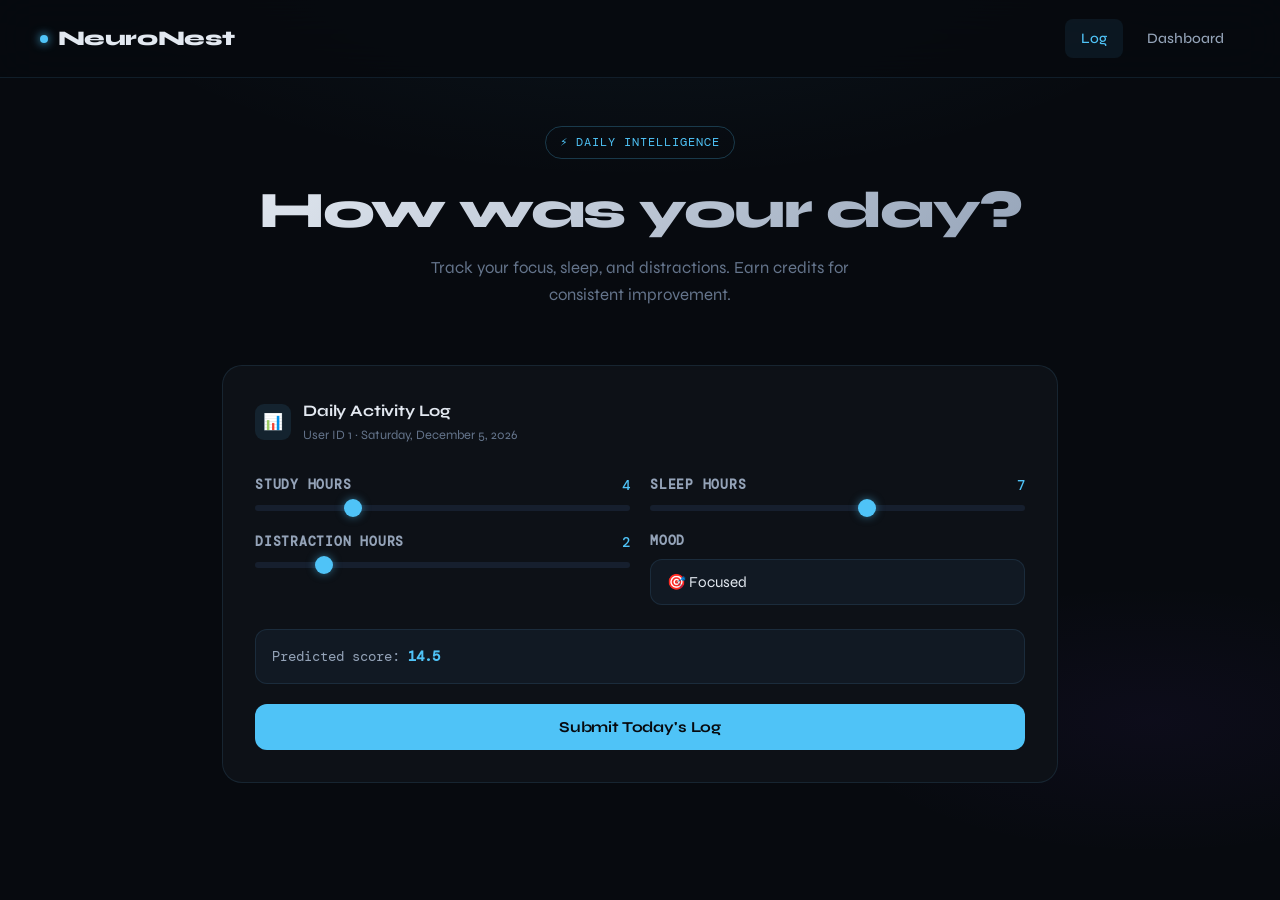
<file: frontend/index.html>
<!DOCTYPE html>
<html lang="en">
<head>
  <meta charset="UTF-8"/>
  <meta name="viewport" content="width=device-width, initial-scale=1.0"/>
  <title>NeuroNest — Log Today</title>
  <link rel="stylesheet" href="styles.css"/>
</head>
<body>

<nav>
  <a href="index.html" class="nav-logo">
    <span class="dot"></span>
    NeuroNest
  </a>
  <div class="nav-links">
    <a href="index.html" class="active">Log</a>
    <a href="dashboard.html">Dashboard</a>
  </div>
</nav>

<main>
  <div class="hero">
    <div class="hero-tag">⚡ Daily Intelligence</div>
    <h1>How was your day?</h1>
    <p>Track your focus, sleep, and distractions. Earn credits for consistent improvement.</p>
  </div>

  <div class="card" style="animation-delay:0.1s">
    <div class="card-header">
      <div class="card-icon">📊</div>
      <div>
        <div class="card-title">Daily Activity Log</div>
        <div class="card-subtitle">User ID 1 · <span id="today-date"></span></div>
      </div>
    </div>

    <form id="log-form" onsubmit="return false;">
      <div class="form-grid">
        <div class="form-group slider-group">
          <div class="slider-label-row">
            <label for="studyHours">Study Hours</label>
            <span class="slider-val" id="study-val">4</span>
          </div>
          <input type="range" id="studyHours" name="studyHours" min="0" max="16" value="4"
            oninput="document.getElementById('study-val').textContent=this.value"/>
        </div>

        <div class="form-group slider-group">
          <div class="slider-label-row">
            <label for="sleepHours">Sleep Hours</label>
            <span class="slider-val" id="sleep-val">7</span>
          </div>
          <input type="range" id="sleepHours" name="sleepHours" min="0" max="12" value="7"
            oninput="document.getElementById('sleep-val').textContent=this.value"/>
        </div>

        <div class="form-group slider-group">
          <div class="slider-label-row">
            <label for="distractionHours">Distraction Hours</label>
            <span class="slider-val" id="distraction-val">2</span>
          </div>
          <input type="range" id="distractionHours" name="distractionHours" min="0" max="12" value="2"
            oninput="document.getElementById('distraction-val').textContent=this.value"/>
        </div>

        <div class="form-group">
          <label for="mood">Mood</label>
          <select id="mood" name="mood">
            <option value="Energized">⚡ Energized</option>
            <option value="Focused" selected>🎯 Focused</option>
            <option value="Calm">😌 Calm</option>
            <option value="Tired">😴 Tired</option>
            <option value="Stressed">😤 Stressed</option>
            <option value="Motivated">🔥 Motivated</option>
            <option value="Distracted">🌀 Distracted</option>
          </select>
        </div>
      </div>

      <div id="score-preview" style="margin-top:1.5rem; padding:1rem; background:var(--surface2); border-radius:var(--radius); border:1px solid var(--border); font-family:'DM Mono',monospace; font-size:0.85rem; color:var(--text-dim);">
        Predicted score: <span id="preview-score" style="color:var(--accent); font-weight:600;">—</span>
      </div>

      <button class="btn btn-primary" id="submit-btn" onclick="submitLog()" style="margin-top:1.25rem;">
        <span id="btn-text">Submit Today's Log</span>
      </button>
    </form>
  </div>

  <div class="card" id="result-card" style="display:none; animation-delay:0.2s;">
    <div class="card-header">
      <div class="card-icon">✅</div>
      <div>
        <div class="card-title">Log Submitted</div>
        <div class="card-subtitle">Here's your analysis</div>
      </div>
    </div>
    <div id="result-body"></div>
  </div>
</main>

<div class="toast-container" id="toast-container"></div>

<script>
  const API = 'https://stunning-garbanzo-69vxjpwrpv473rj5x.github.dev/api';
  const USER_ID = 1;

  document.getElementById('today-date').textContent = new Date().toLocaleDateString('en-US', {
    weekday: 'long', year: 'numeric', month: 'long', day: 'numeric'
  });

  function calcScore() {
    const s = +document.getElementById('studyHours').value;
    const sl = +document.getElementById('sleepHours').value;
    const d = +document.getElementById('distractionHours').value;
    return (s * 2) + (sl * 1.5) - (d * 2);
  }

  ['studyHours', 'sleepHours', 'distractionHours'].forEach(id => {
    document.getElementById(id).addEventListener('input', () => {
      document.getElementById('preview-score').textContent = calcScore().toFixed(1);
    });
  });

  document.getElementById('preview-score').textContent = calcScore().toFixed(1);

  function toast(msg, type = 'success') {
    const t = document.createElement('div');
    t.className = `toast ${type}`;
    t.innerHTML = `<span class="toast-icon">${type === 'success' ? '✓' : '✕'}</span> ${msg}`;
    document.getElementById('toast-container').appendChild(t);
    setTimeout(() => t.remove(), 4000);
  }

  async function submitLog() {
    const btn = document.getElementById('submit-btn');
    const btnText = document.getElementById('btn-text');
    btn.disabled = true;
    btnText.innerHTML = '<span class="spinner"></span> Analyzing...';

    const payload = {
      userId: USER_ID,
      studyHours: +document.getElementById('studyHours').value,
      sleepHours: +document.getElementById('sleepHours').value,
      distractionHours: +document.getElementById('distractionHours').value,
      mood: document.getElementById('mood').value
    };

    try {
      const res = await fetch(`${API}/logs`, {
        method: 'POST',
        headers: { 'Content-Type': 'application/json' },
        body: JSON.stringify(payload)
      });

      if (!res.ok) throw new Error('Server error');
      const data = await res.json();

      const burnoutClass = data.burnoutStatus === 'High Burnout Risk' ? 'warn' : 'ok';
      const burnoutIcon = data.burnoutStatus === 'High Burnout Risk' ? '🔴' : '🟢';

      document.getElementById('result-body').innerHTML = `
        <div style="display:grid;grid-template-columns:repeat(3,1fr);gap:1rem;margin-bottom:1.25rem;">
          <div style="text-align:center;">
            <div style="font-family:'DM Mono',monospace;font-size:0.7rem;text-transform:uppercase;letter-spacing:0.08em;color:var(--text-muted);margin-bottom:0.4rem;">Score</div>
            <div style="font-size:2rem;font-weight:800;color:var(--accent);">${data.productivityScore.toFixed(1)}</div>
          </div>
          <div style="text-align:center;">
            <div style="font-family:'DM Mono',monospace;font-size:0.7rem;text-transform:uppercase;letter-spacing:0.08em;color:var(--text-muted);margin-bottom:0.4rem;">Burnout</div>
            <div style="font-size:0.85rem;font-weight:700;" class="${burnoutClass === 'warn' ? '' : ''}">${burnoutIcon} ${data.burnoutStatus}</div>
          </div>
          <div style="text-align:center;">
            <div style="font-family:'DM Mono',monospace;font-size:0.7rem;text-transform:uppercase;letter-spacing:0.08em;color:var(--text-muted);margin-bottom:0.4rem;">Mood</div>
            <div style="font-size:0.95rem;font-weight:700;">${data.mood}</div>
          </div>
        </div>
        <div style="background:var(--surface2);border:1px solid var(--border);border-radius:var(--radius);padding:1rem;font-size:0.875rem;color:var(--text-dim);">
          💡 ${data.suggestion}
        </div>
        <div style="margin-top:1rem;text-align:right;">
          <a href="dashboard.html" style="color:var(--accent);font-size:0.875rem;text-decoration:none;font-weight:600;">View Dashboard →</a>
        </div>
      `;

      document.getElementById('result-card').style.display = 'block';
      toast('Log submitted successfully!');
    } catch (e) {
      toast('Failed to submit log. Is the server running?', 'error');
    } finally {
      btn.disabled = false;
      btnText.textContent = 'Submit Today\'s Log';
    }
  }
</script>
</body>
</html>
</file>
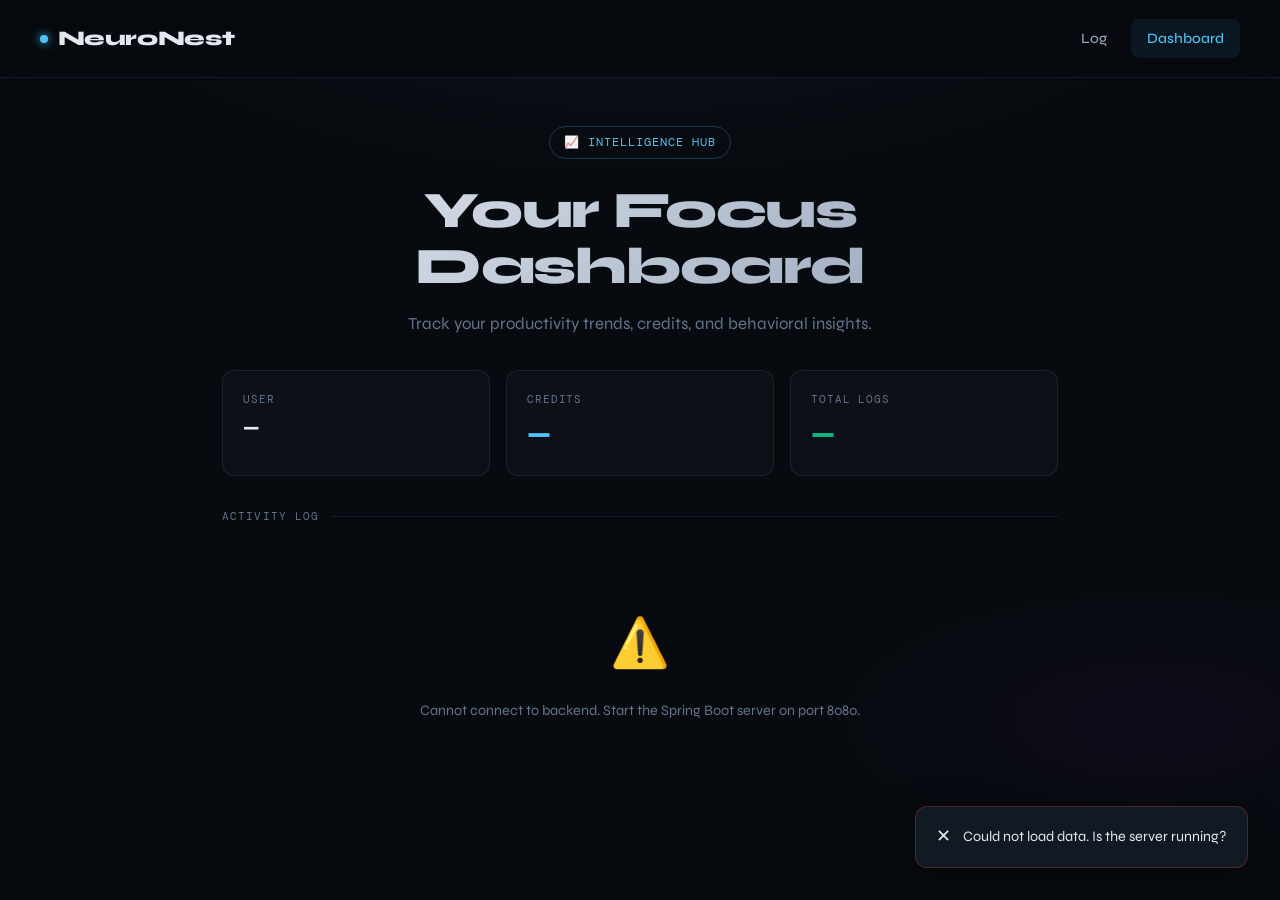
<file: frontend/dashboard.html>
<!DOCTYPE html>
<html lang="en">
<head>
  <meta charset="UTF-8"/>
  <meta name="viewport" content="width=device-width, initial-scale=1.0"/>
  <title>NeuroNest — Dashboard</title>
  <link rel="stylesheet" href="styles.css"/>
</head>
<body>

<nav>
  <a href="index.html" class="nav-logo">
    <span class="dot"></span>
    NeuroNest
  </a>
  <div class="nav-links">
    <a href="index.html">Log</a>
    <a href="dashboard.html" class="active">Dashboard</a>
  </div>
</nav>

<main>
  <div class="hero" style="margin-bottom:2rem;">
    <div class="hero-tag">📈 Intelligence Hub</div>
    <h1>Your Focus Dashboard</h1>
    <p>Track your productivity trends, credits, and behavioral insights.</p>
  </div>

  <div class="user-strip" id="user-strip">
    <div class="stat-box">
      <div class="stat-label">User</div>
      <div class="stat-value" id="user-name" style="font-size:1.1rem;">—</div>
    </div>
    <div class="stat-box">
      <div class="stat-label">Credits</div>
      <div class="stat-value accent" id="user-credits">—</div>
    </div>
    <div class="stat-box">
      <div class="stat-label">Total Logs</div>
      <div class="stat-value green" id="total-logs">—</div>
    </div>
  </div>

  <!-- Mini chart area -->
  <div class="card" id="chart-card" style="display:none; animation-delay:0.15s;">
    <div class="card-header">
      <div class="card-icon">📉</div>
      <div>
        <div class="card-title">Productivity Trend</div>
        <div class="card-subtitle">Last 7 entries</div>
      </div>
    </div>
    <div style="position:relative;height:100px;">
      <canvas id="trend-canvas" style="width:100%;height:100%;"></canvas>
    </div>
  </div>

  <div class="section-label">Activity Log</div>

  <div id="logs-container">
    <div class="empty-state">
      <div class="icon">⏳</div>
      <p>Loading your logs...</p>
    </div>
  </div>
</main>

<div class="toast-container" id="toast-container"></div>

<script>
  const API = 'https://stunning-garbanzo-69vxjpwrpv473rj5x.github.dev/api';
  const USER_ID = 1;

  function toast(msg, type = 'success') {
    const t = document.createElement('div');
    t.className = `toast ${type}`;
    t.innerHTML = `<span class="toast-icon">${type === 'success' ? '✓' : '✕'}</span> ${msg}`;
    document.getElementById('toast-container').appendChild(t);
    setTimeout(() => t.remove(), 4000);
  }

  function moodEmoji(mood) {
    const map = { Energized:'⚡', Focused:'🎯', Calm:'😌', Tired:'😴', Stressed:'😤', Motivated:'🔥', Distracted:'🌀' };
    return map[mood] || '🧠';
  }

  function formatDate(d) {
    return new Date(d).toLocaleDateString('en-US', { month:'short', day:'numeric', year:'numeric' });
  }

  function renderLogs(logs) {
    const container = document.getElementById('logs-container');
    if (!logs.length) {
      container.innerHTML = `<div class="empty-state"><div class="icon">📭</div><p>No logs yet. <a href="index.html" style="color:var(--accent);">Log your first day →</a></p></div>`;
      return;
    }

    document.getElementById('chart-card').style.display = 'block';
    drawChart(logs.slice(0, 7).reverse());

    container.innerHTML = logs.map((log, i) => {
      const isBurnout = log.burnoutStatus === 'High Burnout Risk';
      const hasSuggestion = !log.suggestion.includes('great work');
      return `
      <div class="log-entry" style="animation-delay:${i * 0.05}s;">
        <div class="log-date">${formatDate(log.date)}</div>
        <div class="log-body">
          <div class="log-mood">${moodEmoji(log.mood)} ${log.mood}</div>
          <div class="log-stats">
            <span class="log-stat">📚 Study: <span>${log.studyHours}h</span></span>
            <span class="log-stat">🌙 Sleep: <span>${log.sleepHours}h</span></span>
            <span class="log-stat">📱 Distract: <span>${log.distractionHours}h</span></span>
          </div>
          ${hasSuggestion ? `<div style="margin-top:0.5rem;"><span class="suggestion-pill">💡 ${log.suggestion}</span></div>` : ''}
        </div>
        <div class="log-score-col">
          <div class="score-badge">${log.productivityScore.toFixed(1)}</div>
          <span class="burnout-badge ${isBurnout ? 'warn' : 'ok'}">${isBurnout ? '⚠ Risk' : '✓ OK'}</span>
        </div>
      </div>`;
    }).join('');
  }

  function drawChart(logs) {
    const canvas = document.getElementById('trend-canvas');
    canvas.width = canvas.offsetWidth;
    canvas.height = 100;
    const ctx = canvas.getContext('2d');
    const scores = logs.map(l => l.productivityScore);
    const min = Math.min(...scores);
    const max = Math.max(...scores);
    const range = max - min || 1;
    const w = canvas.width;
    const h = canvas.height;
    const pad = { x: 20, y: 10 };
    const iw = w - pad.x * 2;
    const ih = h - pad.y * 2;
    const step = iw / (scores.length - 1 || 1);

    const points = scores.map((s, i) => ({
      x: pad.x + i * step,
      y: pad.y + ih - ((s - min) / range) * ih
    }));

    // Gradient fill
    const grad = ctx.createLinearGradient(0, 0, 0, h);
    grad.addColorStop(0, 'rgba(79,195,247,0.25)');
    grad.addColorStop(1, 'rgba(79,195,247,0)');

    ctx.beginPath();
    ctx.moveTo(points[0].x, points[0].y);
    for (let i = 1; i < points.length; i++) {
      const cx = (points[i-1].x + points[i].x) / 2;
      ctx.bezierCurveTo(cx, points[i-1].y, cx, points[i].y, points[i].x, points[i].y);
    }
    ctx.lineTo(points[points.length-1].x, h);
    ctx.lineTo(points[0].x, h);
    ctx.closePath();
    ctx.fillStyle = grad;
    ctx.fill();

    // Line
    ctx.beginPath();
    ctx.moveTo(points[0].x, points[0].y);
    for (let i = 1; i < points.length; i++) {
      const cx = (points[i-1].x + points[i].x) / 2;
      ctx.bezierCurveTo(cx, points[i-1].y, cx, points[i].y, points[i].x, points[i].y);
    }
    ctx.strokeStyle = '#4fc3f7';
    ctx.lineWidth = 2;
    ctx.stroke();

    // Dots
    points.forEach(p => {
      ctx.beginPath();
      ctx.arc(p.x, p.y, 3, 0, Math.PI * 2);
      ctx.fillStyle = '#4fc3f7';
      ctx.fill();
    });
  }

  async function loadDashboard() {
    try {
      const [userRes, logsRes] = await Promise.all([
        fetch(`${API}/user/${USER_ID}`),
        fetch(`${API}/logs/${USER_ID}`)
      ]);

      if (!userRes.ok || !logsRes.ok) throw new Error();

      const user = await userRes.json();
      const logs = await logsRes.json();

      document.getElementById('user-name').textContent = user.name;
      document.getElementById('user-credits').textContent = user.credits;
      document.getElementById('total-logs').textContent = logs.length;

      renderLogs(logs);
    } catch (e) {
      toast('Could not load data. Is the server running?', 'error');
      document.getElementById('logs-container').innerHTML = `
        <div class="empty-state">
          <div class="icon">⚠️</div>
          <p>Cannot connect to backend. Start the Spring Boot server on port 8080.</p>
        </div>`;
    }
  }

  loadDashboard();
</script>
</body>
</html>
</file>
<file: frontend/styles.css>
@import url('https://fonts.googleapis.com/css2?family=Syne:wght@400;500;600;700;800&family=DM+Mono:wght@300;400;500&display=swap');

*, *::before, *::after { box-sizing: border-box; margin: 0; padding: 0; }

:root {
  --bg: #070a0f;
  --surface: #0d1117;
  --surface2: #111923;
  --surface3: #161f2e;
  --border: rgba(99, 179, 237, 0.12);
  --border-bright: rgba(99, 179, 237, 0.3);
  --accent: #4fc3f7;
  --accent2: #7c3aed;
  --accent3: #10b981;
  --warn: #f59e0b;
  --danger: #ef4444;
  --text: #e2e8f0;
  --text-muted: #64748b;
  --text-dim: #94a3b8;
  --glow: rgba(79, 195, 247, 0.15);
  --radius: 12px;
  --radius-lg: 20px;
}

html { scroll-behavior: smooth; }

body {
  background-color: var(--bg);
  color: var(--text);
  font-family: 'Syne', sans-serif;
  min-height: 100vh;
  line-height: 1.6;
  background-image:
    radial-gradient(ellipse 80% 50% at 50% -10%, rgba(79, 195, 247, 0.07) 0%, transparent 60%),
    radial-gradient(ellipse 50% 30% at 90% 80%, rgba(124, 58, 237, 0.05) 0%, transparent 50%);
}

/* NAV */
nav {
  display: flex;
  align-items: center;
  justify-content: space-between;
  padding: 1.2rem 2.5rem;
  border-bottom: 1px solid var(--border);
  backdrop-filter: blur(20px);
  background: rgba(7, 10, 15, 0.85);
  position: sticky;
  top: 0;
  z-index: 100;
}

.nav-logo {
  font-size: 1.3rem;
  font-weight: 800;
  letter-spacing: -0.02em;
  color: var(--text);
  text-decoration: none;
  display: flex;
  align-items: center;
  gap: 0.6rem;
}

.nav-logo .dot {
  width: 8px;
  height: 8px;
  border-radius: 50%;
  background: var(--accent);
  box-shadow: 0 0 10px var(--accent);
  animation: pulse 2s ease-in-out infinite;
}

@keyframes pulse {
  0%, 100% { opacity: 1; transform: scale(1); }
  50% { opacity: 0.5; transform: scale(0.8); }
}

.nav-links {
  display: flex;
  gap: 0.5rem;
}

.nav-links a {
  color: var(--text-dim);
  text-decoration: none;
  font-size: 0.9rem;
  font-weight: 500;
  padding: 0.5rem 1rem;
  border-radius: 8px;
  transition: all 0.2s;
}

.nav-links a:hover, .nav-links a.active {
  color: var(--accent);
  background: rgba(79, 195, 247, 0.08);
}

/* MAIN CONTENT */
main {
  max-width: 900px;
  margin: 0 auto;
  padding: 3rem 2rem;
}

/* HERO */
.hero {
  text-align: center;
  margin-bottom: 3.5rem;
  animation: fadeUp 0.6s ease both;
}

@keyframes fadeUp {
  from { opacity: 0; transform: translateY(24px); }
  to { opacity: 1; transform: translateY(0); }
}

.hero-tag {
  display: inline-flex;
  align-items: center;
  gap: 0.5rem;
  font-family: 'DM Mono', monospace;
  font-size: 0.75rem;
  color: var(--accent);
  border: 1px solid rgba(79, 195, 247, 0.25);
  border-radius: 100px;
  padding: 0.35rem 0.9rem;
  margin-bottom: 1.5rem;
  letter-spacing: 0.08em;
  text-transform: uppercase;
}

.hero h1 {
  font-size: clamp(2.2rem, 5vw, 3.2rem);
  font-weight: 800;
  letter-spacing: -0.03em;
  line-height: 1.1;
  margin-bottom: 1rem;
  background: linear-gradient(135deg, #e2e8f0 0%, #94a3b8 100%);
  -webkit-background-clip: text;
  -webkit-text-fill-color: transparent;
  background-clip: text;
}

.hero p {
  color: var(--text-muted);
  font-size: 1.05rem;
  max-width: 480px;
  margin: 0 auto;
}

/* CARD */
.card {
  background: var(--surface);
  border: 1px solid var(--border);
  border-radius: var(--radius-lg);
  padding: 2rem;
  margin-bottom: 1.5rem;
  transition: border-color 0.3s;
  animation: fadeUp 0.6s ease both;
}

.card:hover {
  border-color: var(--border-bright);
}

.card-header {
  display: flex;
  align-items: center;
  gap: 0.75rem;
  margin-bottom: 1.75rem;
}

.card-icon {
  width: 36px;
  height: 36px;
  border-radius: 9px;
  background: rgba(79, 195, 247, 0.1);
  display: flex;
  align-items: center;
  justify-content: center;
  font-size: 1rem;
  flex-shrink: 0;
}

.card-title {
  font-size: 1rem;
  font-weight: 700;
  color: var(--text);
  letter-spacing: -0.01em;
}

.card-subtitle {
  font-size: 0.8rem;
  color: var(--text-muted);
  margin-top: 0.1rem;
}

/* FORM */
.form-grid {
  display: grid;
  grid-template-columns: 1fr 1fr;
  gap: 1.25rem;
}

.form-group {
  display: flex;
  flex-direction: column;
  gap: 0.5rem;
}

.form-group.full {
  grid-column: 1 / -1;
}

label {
  font-size: 0.8rem;
  font-weight: 600;
  color: var(--text-dim);
  text-transform: uppercase;
  letter-spacing: 0.06em;
  font-family: 'DM Mono', monospace;
}

input, select {
  background: var(--surface2);
  border: 1px solid var(--border);
  border-radius: var(--radius);
  color: var(--text);
  font-family: 'Syne', sans-serif;
  font-size: 0.95rem;
  padding: 0.8rem 1rem;
  outline: none;
  transition: all 0.2s;
  width: 100%;
  -webkit-appearance: none;
}

input:focus, select:focus {
  border-color: var(--accent);
  box-shadow: 0 0 0 3px rgba(79, 195, 247, 0.1);
}

input::placeholder {
  color: var(--text-muted);
}

select option {
  background: var(--surface2);
  color: var(--text);
}

/* SLIDER */
.slider-group {
  display: flex;
  flex-direction: column;
  gap: 0.5rem;
}

.slider-label-row {
  display: flex;
  justify-content: space-between;
  align-items: center;
}

.slider-val {
  font-family: 'DM Mono', monospace;
  font-size: 0.9rem;
  color: var(--accent);
  font-weight: 500;
  min-width: 2rem;
  text-align: right;
}

input[type=range] {
  -webkit-appearance: none;
  background: var(--surface3);
  border: none;
  border-radius: 100px;
  height: 6px;
  padding: 0;
  cursor: pointer;
}

input[type=range]::-webkit-slider-thumb {
  -webkit-appearance: none;
  width: 18px;
  height: 18px;
  border-radius: 50%;
  background: var(--accent);
  box-shadow: 0 0 8px rgba(79, 195, 247, 0.5);
  cursor: pointer;
  transition: transform 0.15s;
}

input[type=range]::-webkit-slider-thumb:hover {
  transform: scale(1.2);
}

/* BUTTON */
.btn {
  display: inline-flex;
  align-items: center;
  justify-content: center;
  gap: 0.5rem;
  padding: 0.85rem 2rem;
  border: none;
  border-radius: var(--radius);
  font-family: 'Syne', sans-serif;
  font-size: 0.95rem;
  font-weight: 700;
  cursor: pointer;
  transition: all 0.2s;
  letter-spacing: -0.01em;
}

.btn-primary {
  background: var(--accent);
  color: #070a0f;
  width: 100%;
  margin-top: 0.5rem;
}

.btn-primary:hover {
  background: #7dd3fc;
  transform: translateY(-1px);
  box-shadow: 0 8px 24px rgba(79, 195, 247, 0.25);
}

.btn-primary:active {
  transform: translateY(0);
}

.btn-primary:disabled {
  opacity: 0.5;
  cursor: not-allowed;
  transform: none;
}

/* USER STRIP */
.user-strip {
  display: grid;
  grid-template-columns: repeat(3, 1fr);
  gap: 1rem;
  margin-bottom: 2rem;
}

.stat-box {
  background: var(--surface);
  border: 1px solid var(--border);
  border-radius: var(--radius);
  padding: 1.25rem;
  display: flex;
  flex-direction: column;
  gap: 0.3rem;
  transition: border-color 0.3s;
  animation: fadeUp 0.6s ease both;
}

.stat-box:hover { border-color: var(--border-bright); }

.stat-label {
  font-family: 'DM Mono', monospace;
  font-size: 0.7rem;
  text-transform: uppercase;
  letter-spacing: 0.08em;
  color: var(--text-muted);
}

.stat-value {
  font-size: 1.6rem;
  font-weight: 800;
  letter-spacing: -0.03em;
  color: var(--text);
}

.stat-value.accent { color: var(--accent); }
.stat-value.green { color: var(--accent3); }

/* LOGS */
.log-entry {
  background: var(--surface);
  border: 1px solid var(--border);
  border-radius: var(--radius);
  padding: 1.25rem 1.5rem;
  margin-bottom: 0.75rem;
  display: grid;
  grid-template-columns: auto 1fr auto;
  gap: 1rem;
  align-items: start;
  transition: all 0.2s;
  animation: fadeUp 0.5s ease both;
}

.log-entry:hover {
  border-color: var(--border-bright);
  background: var(--surface2);
}

.log-date {
  font-family: 'DM Mono', monospace;
  font-size: 0.75rem;
  color: var(--text-muted);
  padding-top: 0.15rem;
  white-space: nowrap;
}

.log-body { min-width: 0; }

.log-mood {
  font-size: 0.85rem;
  font-weight: 600;
  color: var(--text);
  margin-bottom: 0.3rem;
  display: flex;
  align-items: center;
  gap: 0.5rem;
}

.log-stats {
  display: flex;
  gap: 1rem;
  flex-wrap: wrap;
}

.log-stat {
  font-family: 'DM Mono', monospace;
  font-size: 0.75rem;
  color: var(--text-muted);
  display: flex;
  align-items: center;
  gap: 0.3rem;
}

.log-stat span { color: var(--text-dim); }

.log-score-col {
  display: flex;
  flex-direction: column;
  align-items: flex-end;
  gap: 0.4rem;
}

.score-badge {
  font-family: 'DM Mono', monospace;
  font-size: 1.1rem;
  font-weight: 500;
  color: var(--accent);
}

.burnout-badge {
  font-size: 0.7rem;
  font-weight: 700;
  text-transform: uppercase;
  letter-spacing: 0.07em;
  padding: 0.2rem 0.6rem;
  border-radius: 100px;
}

.burnout-badge.warn {
  background: rgba(239, 68, 68, 0.12);
  color: var(--danger);
  border: 1px solid rgba(239, 68, 68, 0.2);
}

.burnout-badge.ok {
  background: rgba(16, 185, 129, 0.1);
  color: var(--accent3);
  border: 1px solid rgba(16, 185, 129, 0.2);
}

.suggestion-pill {
  display: inline-flex;
  align-items: center;
  gap: 0.4rem;
  font-size: 0.75rem;
  color: var(--warn);
  background: rgba(245, 158, 11, 0.08);
  border: 1px solid rgba(245, 158, 11, 0.15);
  border-radius: 100px;
  padding: 0.2rem 0.7rem;
  margin-top: 0.4rem;
}

/* TOAST */
.toast-container {
  position: fixed;
  bottom: 2rem;
  right: 2rem;
  z-index: 9999;
  display: flex;
  flex-direction: column;
  gap: 0.5rem;
}

.toast {
  background: var(--surface2);
  border: 1px solid var(--border);
  border-radius: var(--radius);
  padding: 1rem 1.25rem;
  font-size: 0.9rem;
  color: var(--text);
  display: flex;
  align-items: center;
  gap: 0.75rem;
  min-width: 280px;
  box-shadow: 0 8px 32px rgba(0,0,0,0.4);
  animation: slideIn 0.3s ease;
}

@keyframes slideIn {
  from { transform: translateX(100%); opacity: 0; }
  to { transform: translateX(0); opacity: 1; }
}

.toast.success { border-color: rgba(16,185,129,0.3); }
.toast.error { border-color: rgba(239,68,68,0.3); }
.toast-icon { font-size: 1.1rem; }

/* EMPTY STATE */
.empty-state {
  text-align: center;
  padding: 4rem 2rem;
  color: var(--text-muted);
}

.empty-state .icon { font-size: 3rem; margin-bottom: 1rem; }
.empty-state p { font-size: 0.9rem; }

/* SECTION DIVIDER */
.section-label {
  font-family: 'DM Mono', monospace;
  font-size: 0.7rem;
  text-transform: uppercase;
  letter-spacing: 0.1em;
  color: var(--text-muted);
  margin-bottom: 1rem;
  display: flex;
  align-items: center;
  gap: 0.75rem;
}

.section-label::after {
  content: '';
  flex: 1;
  height: 1px;
  background: var(--border);
}

/* LOADING */
.spinner {
  width: 18px;
  height: 18px;
  border: 2px solid transparent;
  border-top-color: currentColor;
  border-radius: 50%;
  animation: spin 0.6s linear infinite;
  display: inline-block;
}

@keyframes spin {
  to { transform: rotate(360deg); }
}

/* RESPONSIVE */
@media (max-width: 600px) {
  nav { padding: 1rem 1.25rem; }
  main { padding: 2rem 1.25rem; }
  .form-grid { grid-template-columns: 1fr; }
  .user-strip { grid-template-columns: 1fr 1fr; }
  .log-entry { grid-template-columns: 1fr; }
  .log-score-col { flex-direction: row; align-items: center; }
}
</file>
